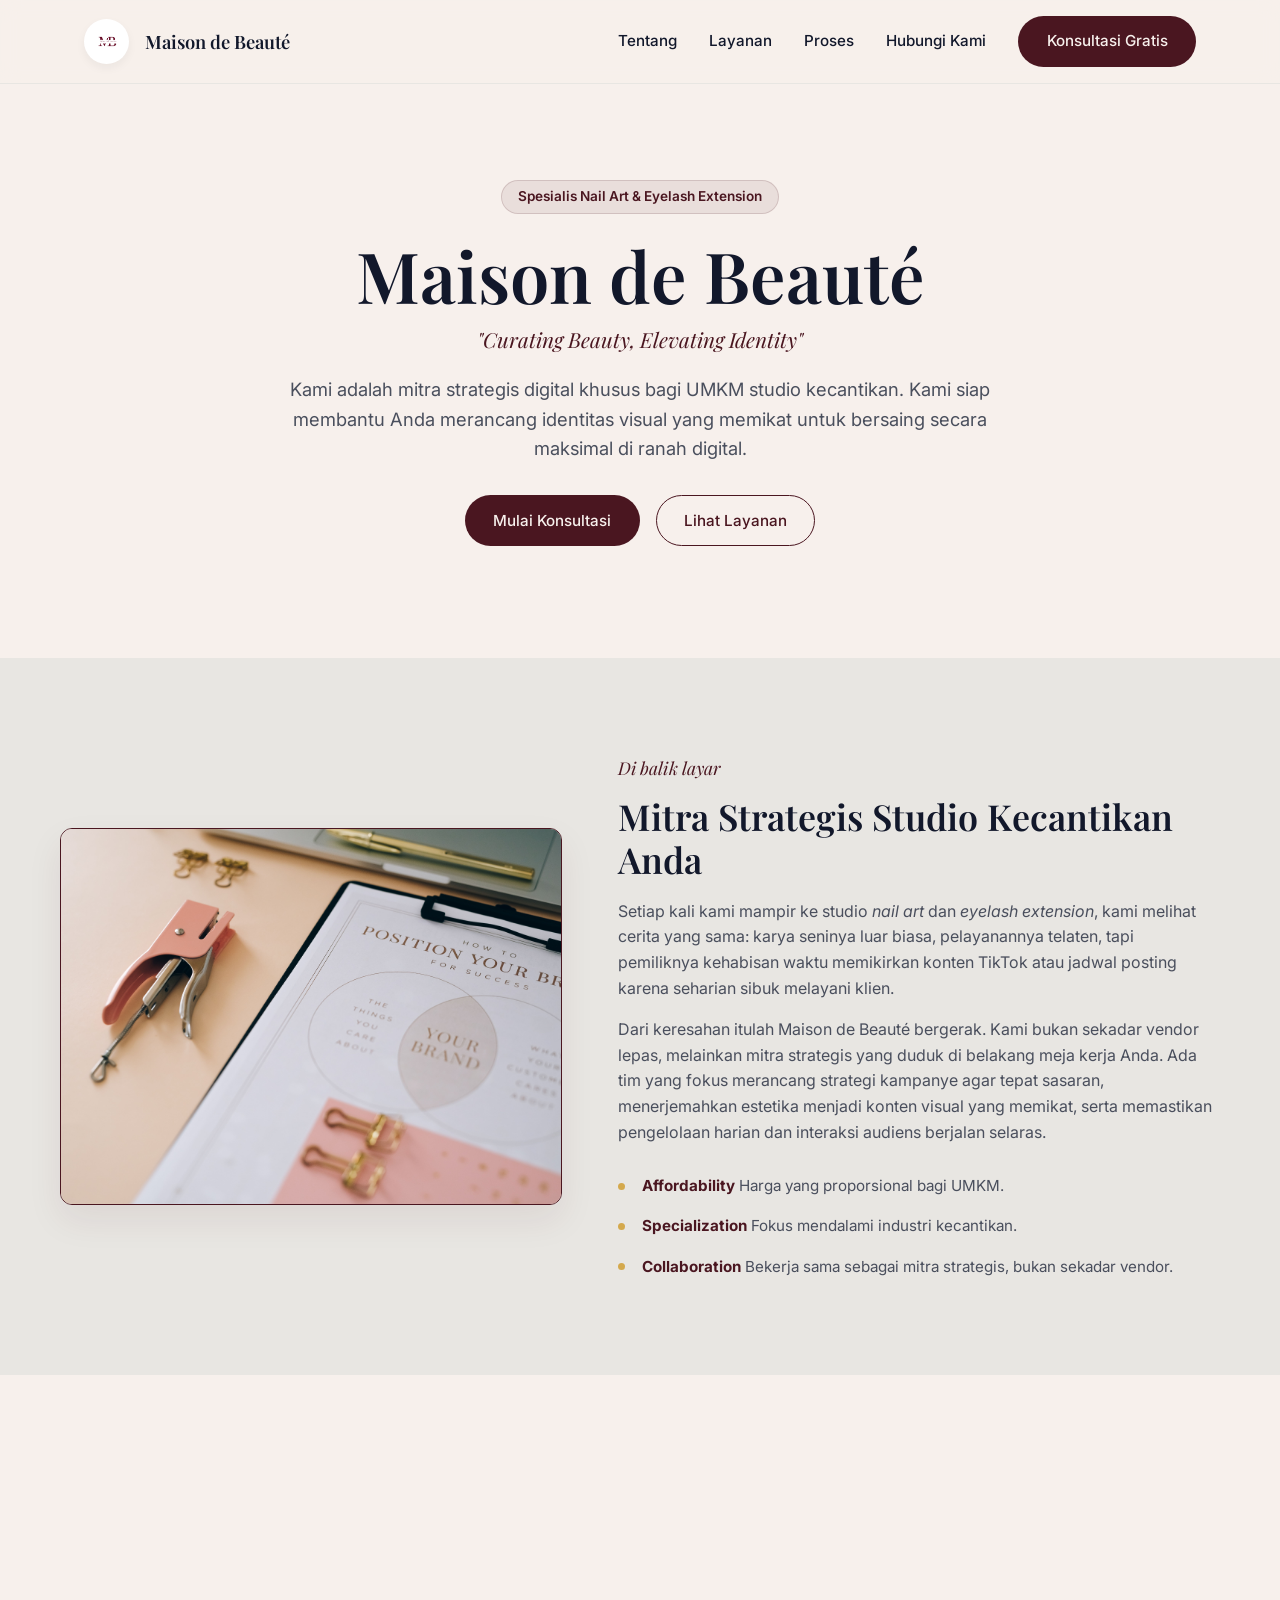
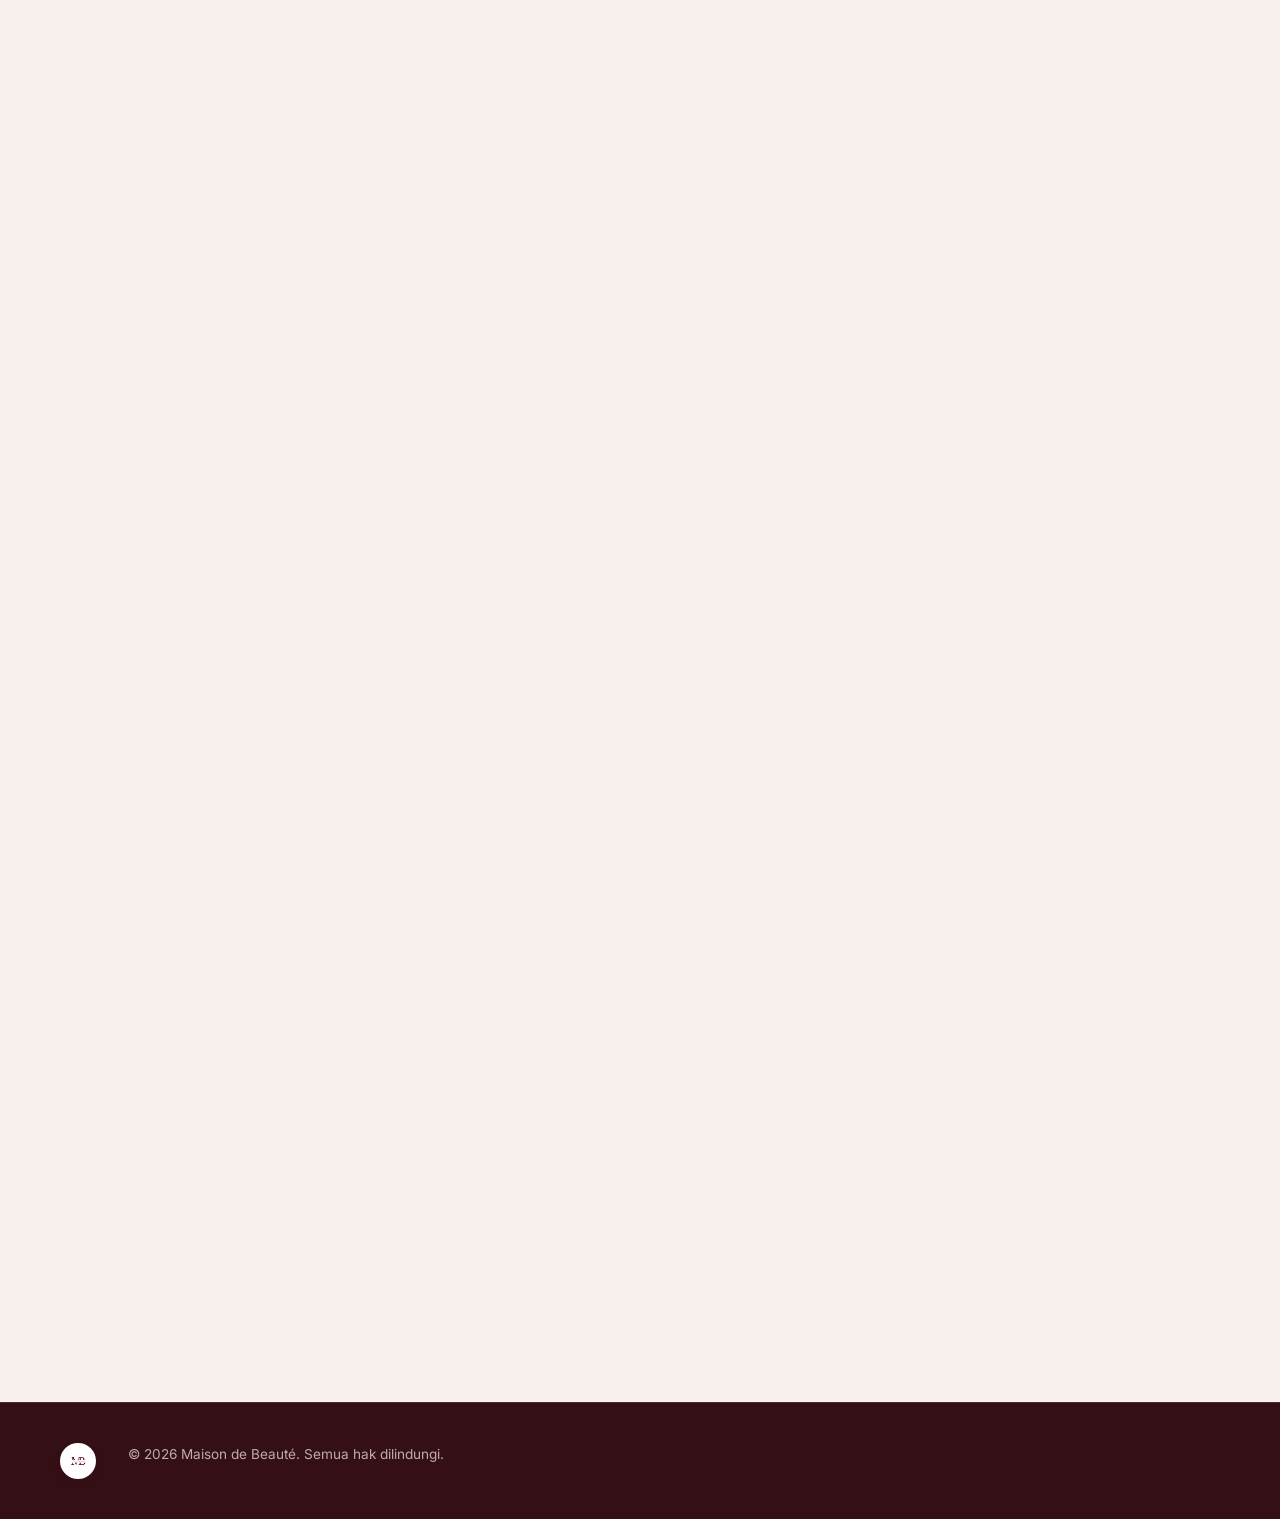
<file: index.html>
<!DOCTYPE html>
<html lang="id">
<head>
<meta charset="UTF-8">
<meta name="viewport" content="width=device-width, initial-scale=1.0">
<title>Maison de Beauté | Digital Partner Studio Kecantikan</title>
<link rel="preconnect" href="https://fonts.googleapis.com">
<link rel="preconnect" href="https://fonts.gstatic.com" crossorigin>
<link href="https://fonts.googleapis.com/css2?family=Playfair+Display:ital,wght@0,500;0,600;0,700;1,400&family=Inter:wght@400;500;600&display=swap" rel="stylesheet">
<link rel="stylesheet" href="style.css">
</head>
<body>

  <!-- navbar -->
  <header class="nav">
    <div class="nav__inner">
      <a href="#" class="nav__logo">
        <img src="logo.png" alt="Logo Maison de Beauté" class="nav__logo-badge">
        <span class="nav__logo-word">Maison de Beauté</span>
      </a>
      <nav class="nav__links">
        <a href="#tentang">Tentang</a>
        <a href="#layanan">Layanan</a>
        <a href="#proses">Proses</a>
        <a href="#kontak">Hubungi Kami</a>
      </nav>
      <a href="#kontak" class="btn btn--pill btn--primary nav__cta">Konsultasi Gratis</a>
    </div>
  </header>

  <!-- hero -->
  <section class="hero">
    <div class="hero__inner hero__inner--centered">
      <div class="hero__text animate-up">
        <div class="hero__badge-pill">Spesialis Nail Art &amp; Eyelash Extension</div>
        <h1 class="hero__title">Maison de Beauté</h1>
        <p class="hero__tagline">"Curating Beauty, Elevating Identity"</p>
        <p class="hero__desc">
          Kami adalah mitra strategis digital khusus bagi UMKM studio kecantikan. Kami siap membantu Anda merancang identitas visual yang memikat untuk bersaing secara maksimal di ranah digital.
        </p>
        <div class="hero__actions">
          <a href="#kontak" class="btn btn--pill btn--primary">Mulai Konsultasi</a>
          <a href="#layanan" class="btn btn--pill btn--ghost">Lihat Layanan</a>
        </div>
      </div>
    </div>
  </section>

  <!-- tentang -->
  <section id="tentang" class="section section--alt reveal">
    <div class="section__inner section__inner--split">
      <div class="section__media">
        <img src="tentang.jpg" alt="Tentang Maison de Beauté" class="about__image">
      </div>
      <div class="section__content">
        <p class="section__eyebrow">Di balik layar</p>
        <h2 class="section__title">Mitra Strategis Studio Kecantikan Anda</h2>
        <p class="section__desc">
          Setiap kali kami mampir ke studio <em>nail art</em> dan <em>eyelash extension</em>, kami melihat cerita yang sama: karya seninya luar biasa, pelayanannya telaten, tapi pemiliknya kehabisan waktu memikirkan konten TikTok atau jadwal posting karena seharian sibuk melayani klien.
        </p>
        <p class="section__desc">
          Dari keresahan itulah Maison de Beauté bergerak. Kami bukan sekadar vendor lepas, melainkan mitra strategis yang duduk di belakang meja kerja Anda. Ada tim yang fokus merancang strategi kampanye agar tepat sasaran, menerjemahkan estetika menjadi konten visual yang memikat, serta memastikan pengelolaan harian dan interaksi audiens berjalan selaras.
        </p>
        <ul class="about__values">
          <li><strong>Affordability</strong> Harga yang proporsional bagi UMKM.</li>
          <li><strong>Specialization</strong> Fokus mendalami industri kecantikan.</li>
          <li><strong>Collaboration</strong> Bekerja sama sebagai mitra strategis, bukan sekadar vendor.</li>
        </ul>
      </div>
    </div>
  </section>

  <!-- layanan -->
  <section id="layanan" class="section reveal">
    <div class="section__inner">
      <div class="section__header-center">
        <p class="section__eyebrow">Layanan</p>
        <h2 class="section__title" style="max-width: 100%;">Tiga pilar solusi digital untuk studio Anda.</h2>
      </div>

      <div class="services">
        <article class="service-card">
          <span class="service-card__mark">01</span>
          <h3>Social Media Management</h3>
          <p>Layanan pengelolaan akun Instagram dan TikTok secara menyeluruh mulai dari pembuatan konten sampai jadwal tayang yang rutin.</p>
        </article>
        <article class="service-card">
          <span class="service-card__mark">02</span>
          <h3>Ads Campaign</h3>
          <p>Strategi pemasangan iklan digital yang akurat untuk mendatangkan calon pelanggan di sekitar area bisnis Anda.</p>
        </article>
        <article class="service-card">
          <span class="service-card__mark">03</span>
          <h3>Community Engagement</h3>
          <p>Interaksi proaktif pada kolom komentar dan pesan langsung untuk menumbuhkan kepercayaan pelanggan secara alami.</p>
        </article>
      </div>
    </div>
  </section>

  <!-- proses -->
  <section id="proses" class="section section--alt reveal">
    <div class="section__inner">
      <div class="section__header-center">
        <p class="section__eyebrow">Proses kerja</p>
        <h2 class="section__title" style="max-width: 100%;">Empat langkah mudah bermitra dengan kami.</h2>
      </div>

      <div class="process-grid">
        <div class="process__card">
          <span class="process__num">01</span>
          <h3>Produksi Konten</h3>
          <p>Pembuatan foto portofolio dan video pendek untuk Reels atau TikTok.</p>
        </div>
        <div class="process__card">
          <span class="process__num">02</span>
          <h3>Pengelolaan Medsos</h3>
          <p>Penjadwalan dan manajemen media sosial mitra secara berkala.</p>
        </div>
        <div class="process__card">
          <span class="process__num">03</span>
          <h3>Interaksi Aktif</h3>
          <p>Membangun komunikasi dua arah yang hangat dengan audiens.</p>
        </div>
        <div class="process__card">
          <span class="process__num">04</span>
          <h3>Optimasi Lokal</h3>
          <p>Pengaturan Google Business Profile agar studio mudah ditemukan.</p>
        </div>
      </div>
    </div>
  </section>

  <!-- kontak -->
  <section id="kontak" class="section section--dark reveal">
    <div class="section__inner section__inner--center">
      <p class="section__eyebrow section__eyebrow--light">Hubungi kami</p>
      <h2 class="section__title section__title--light">Siap dikenal lebih banyak orang di sekitar Anda?</h2>
      <p class="section__desc section__desc--light">
        Ceritakan tentang studio Anda, kami bantu susun langkah digital pertamanya.
      </p>
      <div class="contact__links">
        <a href="https://wa.me/6281234567890?text=Halo%20Maison%20de%20Beaut%C3%A9,%20saya%20tertarik%20untuk%20konsultasi%20mengenai%20pengelolaan%20digital%20studio%20saya." target="_blank" class="btn btn--pill btn--gold">WhatsApp</a>
        <a href="mailto:maisondebeaute0926@gmail.com" class="btn btn--pill btn--outline-light">Email</a>
        <a href="https://www.instagram.com/maisondebeautemb?stkn=MXExMnVqNHQxOWhxdg==" target="_blank" class="btn btn--pill btn--outline-light">Instagram</a>
      </div>
    </div>
  </section>

  <!-- footer -->
  <footer class="footer">
    <div class="footer__inner">
      <img src="logo.png" alt="Logo Maison de Beauté" class="nav__logo-badge nav__logo-badge--small">
      <p>&copy; 2026 Maison de Beauté. Semua hak dilindungi.</p>
    </div>
  </footer>

  <!-- Script Animasi Scroll Dinamis (Fade In & Fade Out) -->
  <script>
    document.addEventListener("DOMContentLoaded", function() {
      const reveals = document.querySelectorAll(".reveal");

      const revealOnScroll = function(entries, observer) {
        entries.forEach(entry => {
          if (entry.isIntersecting) {
            // Ketika elemen masuk ke layar (Fade In)
            entry.target.classList.add("active");
          } else {
            entry.target.classList.remove("active");
          }
        });
      };

      const observerOptions = {
        root: null,
        threshold: 0.12
      };

      const observer = new IntersectionObserver(revealOnScroll, observerOptions);
      reveals.forEach(reveal => {
        observer.observe(reveal);
      });
    });
  </script>

</body>
</html>
</file>
<file: style.css>
:root {
  --maroon: #4A1620;
  --maroon-light: #6b2130;
  --cream: #F7F0EC;
  --dusty-pink: #C98FA0;
  --navy: #12182B;
  --gold: #D4A94D;
  --light-gray: #E8E6E2;

  --font-serif: "Playfair Display", Georgia, serif;
  --font-sans: "Inter", -apple-system, BlinkMacSystemFont, "Segoe UI", sans-serif;

  --max-width: 1160px;
  --radius: 12px;
}

* { box-sizing: border-box; }

html { scroll-behavior: smooth; }

body {
  margin: 0;
  font-family: var(--font-sans);
  color: var(--navy);
  background: var(--cream);
  line-height: 1.6;
  -webkit-font-smoothing: antialiased;
}

img { max-width: 100%; display: block; }
a { color: inherit; text-decoration: none; }

h1, h2, h3 {
  font-family: var(--font-serif);
  font-weight: 600;
  line-height: 1.2;
  margin: 0 0 .5em;
}

p { margin: 0 0 1em; }

:focus-visible {
  outline: 2px solid var(--maroon);
  outline-offset: 3px;
}

@keyframes fadeInUp {
  from {
    opacity: 0;
    transform: translateY(30px);
  }
  to {
    opacity: 1;
    transform: translateY(0);
  }
}

@keyframes scaleIn {
  from {
    opacity: 0;
    transform: scale(0.95);
  }
  to {
    opacity: 1;
    transform: scale(1);
  }
}

.animate-up {
  animation: fadeInUp 0.8s cubic-bezier(0.16, 1, 0.3, 1) forwards;
}

.animate-scale {
  animation: scaleIn 1s cubic-bezier(0.16, 1, 0.3, 1) forwards;
}

.btn {
  display: inline-block;
  padding: .8em 1.8em;
  font-family: var(--font-sans);
  font-weight: 500;
  font-size: .95rem;
  border: 1px solid transparent;
  cursor: pointer;
  transition: all 0.3s cubic-bezier(0.16, 1, 0.3, 1);
}
.btn:hover {
  transform: translateY(-3px);
  box-shadow: 0 10px 25px rgba(74, 22, 32, 0.15);
}
.btn--pill { border-radius: 999px; }

.btn--primary {
  background: var(--maroon);
  color: var(--cream);
}
.btn--primary:hover { background: var(--maroon-light); }

.btn--ghost {
  background: transparent;
  color: var(--maroon);
  border-color: var(--maroon);
}
.btn--ghost:hover { background: var(--maroon); color: var(--cream); }

.btn--gold {
  background: var(--gold);
  color: var(--navy);
}
.btn--gold:hover { background: #c19638; box-shadow: 0 10px 25px rgba(212, 169, 77, 0.3); }

.btn--outline-light {
  background: transparent;
  color: var(--cream);
  border-color: rgba(247, 240, 236, 0.5);
}
.btn--outline-light:hover {
  border-color: var(--cream);
  background: rgba(247, 240, 236, 0.12);
}

.section { padding: 6rem 1.5rem; }
.section--alt { background: var(--light-gray); }

.section--dark { 
  background: var(--maroon); 
  color: var(--cream);
}

.section__inner {
  max-width: var(--max-width);
  margin: 0 auto;
}
.section__inner--center { text-align: center; max-width: 680px; }
.section__inner--split {
  display: grid;
  grid-template-columns: 1fr 1.2fr;
  gap: 3.5rem;
  align-items: center;
}

.section__header-center {
  text-align: center;
  max-width: 700px;
  margin: 0 auto 3rem;
}

.section__eyebrow {
  font-family: var(--font-serif);
  font-style: italic;
  color: var(--maroon);
  margin-bottom: .8rem;
  font-size: 1.1rem;
}
.section__eyebrow--light { color: var(--dusty-pink); }

.section__title { font-size: clamp(1.8rem, 2.8vw, 2.5rem); max-width: 640px; }
.section__title--light { color: var(--cream); }

.section__desc { max-width: 60ch; color: #4a4f5d; }
.section__desc--light { color: rgba(247, 240, 236, 0.85); margin: 0 auto 2rem; }

.nav {
  position: sticky;
  top: 0;
  z-index: 50;
  background: rgba(247,240,236,.9);
  backdrop-filter: blur(10px);
  border-bottom: 1px solid var(--light-gray);
  transition: box-shadow 0.3s ease;
}
.nav:hover {
  box-shadow: 0 4px 20px rgba(0,0,0,0.03);
}
.nav__inner {
  max-width: var(--max-width);
  margin: 0 auto;
  padding: 1rem 1.5rem;
  display: flex;
  align-items: center;
  gap: 2rem;
}
.nav__logo {
  display: flex;
  align-items: center;
  gap: 1rem;
  margin-right: auto;
}
.nav__logo-badge {
  width: 45px;
  height: 45px;
  object-fit: cover;
  border-radius: 50%;
  background: #ffffff;
  box-shadow: 0 4px 10px rgba(0,0,0,0.05);
  transition: transform 0.3s ease;
}
.nav__logo:hover .nav__logo-badge {
  transform: rotate(10deg) scale(1.05);
}
.nav__logo-badge--small { width: 36px; height: 36px; }
.nav__logo-word {
  font-family: var(--font-serif);
  font-weight: 600;
  font-size: 1.15rem;
  color: var(--navy);
}
.nav__links {
  display: flex;
  gap: 2rem;
  font-size: .95rem;
  font-weight: 500;
}
.nav__links a {
  position: relative;
  transition: color 0.3s ease;
}
.nav__links a::after {
  content: '';
  position: absolute;
  width: 0;
  height: 2px;
  bottom: -4px;
  left: 0;
  background-color: var(--maroon);
  transition: width 0.3s ease;
}
.nav__links a:hover { color: var(--maroon); }
.nav__links a:hover::after { width: 100%; }
.nav__cta { flex-shrink: 0; }

@media (max-width: 800px) {
  .nav__links { display: none; }
}

.hero {
  padding: 6rem 1.5rem 7rem;
}
.hero__inner {
  max-width: var(--max-width);
  margin: 0 auto;
  display: grid;
  grid-template-columns: 1.2fr 1fr;
  gap: 3rem;
  align-items: center;
}

.hero__badge-pill {
  display: inline-block;
  background: rgba(74, 22, 32, 0.08);
  color: var(--maroon);
  border: 1px solid rgba(74, 22, 32, 0.15);
  border-radius: 999px;
  padding: .4em 1.2em;
  font-size: .85rem;
  font-weight: 600;
  margin-bottom: 1.2rem;
}

.hero__title {
  font-size: clamp(2.4rem, 4.5vw, 3.6rem);
  margin-bottom: 0.3rem;
}
.hero__inner--centered .hero__title {
  font-size: clamp(2.8rem, 5.5vw, 4.4rem);
}

.hero__tagline {
  font-family: var(--font-serif);
  font-style: italic;
  font-size: 1.3rem;
  color: var(--maroon);
  margin-bottom: 1.2rem;
}

.hero__desc {
  max-width: 46ch;
  color: #4a4f5d;
  font-size: 1.05rem;
  margin-bottom: 2rem;
}
.hero__actions {
  display: flex;
  gap: 1rem;
  flex-wrap: wrap;
}

.hero__inner--centered {
  grid-template-columns: 1fr;
  justify-items: center;
  text-align: center;
  max-width: 960px;
}
.hero__inner--centered .hero__desc {
  max-width: 62ch;
  font-size: 1.15rem;
  margin-left: auto;
  margin-right: auto;
}
.hero__inner--centered .hero__actions {
  justify-content: center;
}

.hero__visual {
  display: flex;
  justify-content: center;
  align-items: center;
}

.hero__circle-wrapper {
  position: relative;
  width: 280px; 
  height: 280px; 
  display: flex;
  align-items: center;
  justify-content: center;
  transition: transform 0.5s ease;
}
.hero__circle-wrapper:hover {
  transform: scale(1.03);
}

.hero__circle {
  width: 100%;
  height: 100%;
  object-fit: cover;
  border-radius: 50%;
  background: #ffffff;
  box-shadow: 0 20px 50px rgba(74, 22, 32, 0.1);
  transform: scale(1.1); 
}

@media (max-width: 860px) {
  .hero__inner { 
    grid-template-columns: 1fr; 
    gap: 3rem; 
    text-align: center; 
  }
  .hero__visual { margin: 1rem auto; }
  .hero__badge-pill, .hero__title, .hero__tagline, .hero__desc { 
    margin-left: auto; 
    margin-right: auto; 
  }
  .hero__actions { justify-content: center; }
  .hero__circle-wrapper { width: 240px; height: 240px; }
}

.about__image {
  width: 100%;
  aspect-ratio: 4 / 3;
  object-fit: cover;
  border-radius: var(--radius);
  border: 1px solid var(--maroon);
  box-shadow: 0 15px 35px rgba(74, 22, 32, 0.08);
  transition: transform 0.5s ease, box-shadow 0.5s ease;
}
.about__image:hover {
  transform: scale(1.02);
  box-shadow: 0 20px 45px rgba(74, 22, 32, 0.15);
}

.about__values {
  list-style: none;
  padding: 0;
  margin: 1.8rem 0 0;
  display: grid;
  gap: 1rem;
}

.about__values li {
  position: relative;
  padding-left: 1.5rem;
  font-size: .95rem;
  color: #4a4f5d;
  transition: transform 0.3s ease;
}

.about__values li::before {
  content: '';
  position: absolute;
  left: 0;
  top: 0.55rem;
  width: 7px;
  height: 7px;
  background-color: var(--gold);
  border-radius: 50%;
}

.about__values li strong {
  color: var(--maroon);
}

.about__values li:hover {
  transform: translateX(5px);
}

@media (max-width: 860px) {
  .section__inner--split { grid-template-columns: 1fr; gap: 2.5rem; }
}

.services {
  display: grid;
  grid-template-columns: repeat(3, 1fr);
  gap: 1.5rem;
}
.service-card {
  background: var(--cream);
  padding: 2.5rem 2rem;
  border-radius: var(--radius);
  border: 1px solid var(--light-gray);
  box-shadow: 0 10px 30px rgba(0,0,0,0.02);
  transition: all 0.4s cubic-bezier(0.16, 1, 0.3, 1);
  position: relative;
  overflow: hidden;
}
.service-card::before {
  content: '';
  position: absolute;
  top: 0;
  left: 0;
  width: 100%;
  height: 4px;
  background: var(--maroon);
  transform: scaleX(0);
  transform-origin: left;
  transition: transform 0.4s ease;
}
.service-card:hover {
  transform: translateY(-8px);
  box-shadow: 0 20px 45px rgba(74, 22, 32, 0.08);
  border-color: rgba(74, 22, 32, 0.2);
  background: #FFFFFF;
}
.service-card:hover::before {
  transform: scaleX(1);
}
.service-card__mark {
  font-family: var(--font-serif);
  color: var(--gold);
  font-size: 1.4rem;
  font-weight: 600;
  display: block;
  margin-bottom: 1rem;
}
.service-card h3 { font-size: 1.25rem; margin-bottom: .8rem; }
.service-card p { color: #4a4f5d; margin-bottom: 0; font-size: .95rem; }

@media (max-width: 900px) {
  .services { grid-template-columns: 1fr; }
}

.process-grid {
  display: grid;
  grid-template-columns: repeat(4, 1fr);
  gap: 1.5rem;
}
.process__card {
  background: var(--cream);
  padding: 2rem;
  border-radius: var(--radius);
  border: 1px solid var(--light-gray);
  transition: all 0.3s ease;
}
.process__card:hover {
  background: #FFFFFF;
  transform: translateY(-5px);
  box-shadow: 0 15px 30px rgba(0,0,0,0.04);
  border-color: var(--dusty-pink);
}
.process__num {
  font-family: var(--font-serif);
  font-size: 2rem;
  color: var(--dusty-pink);
  font-weight: 700;
  display: block;
  margin-bottom: .5rem;
  transition: color 0.3s ease;
}
.process__card:hover .process__num {
  color: var(--maroon);
}
.process__card h3 { font-size: 1.1rem; margin-bottom: .5rem; }
.process__card p { color: #4a4f5d; font-size: .9rem; margin: 0; }

@media (max-width: 900px) {
  .process-grid { grid-template-columns: repeat(2, 1fr); }
}
@media (max-width: 600px) {
  .process-grid { grid-template-columns: 1fr; }
}

.contact__links {
  display: flex;
  gap: 1rem;
  justify-content: center;
  flex-wrap: wrap;
}

.footer {
  background: #350F16;
  color: rgba(247, 240, 236, 0.7);
  padding: 2.5rem 1.5rem;
  border-top: 1px solid rgba(247, 240, 236, 0.12);
}
.footer__inner {
  max-width: var(--max-width);
  margin: 0 auto;
  display: flex;
  align-items: center;
  gap: 2rem; 
  font-size: .85rem;
}

/* Efek Animasi Scroll Dinamis (Fade-In & Fade-Out yang Hidup) */
.reveal {
  opacity: 0;
  transform: translateY(50px);
  transition: opacity 1s cubic-bezier(0.16, 1, 0.3, 1), transform 1s cubic-bezier(0.16, 1, 0.3, 1);
  will-change: opacity, transform;
}

.reveal.active {
  opacity: 1;
  transform: translateY(0);
}
</file>
